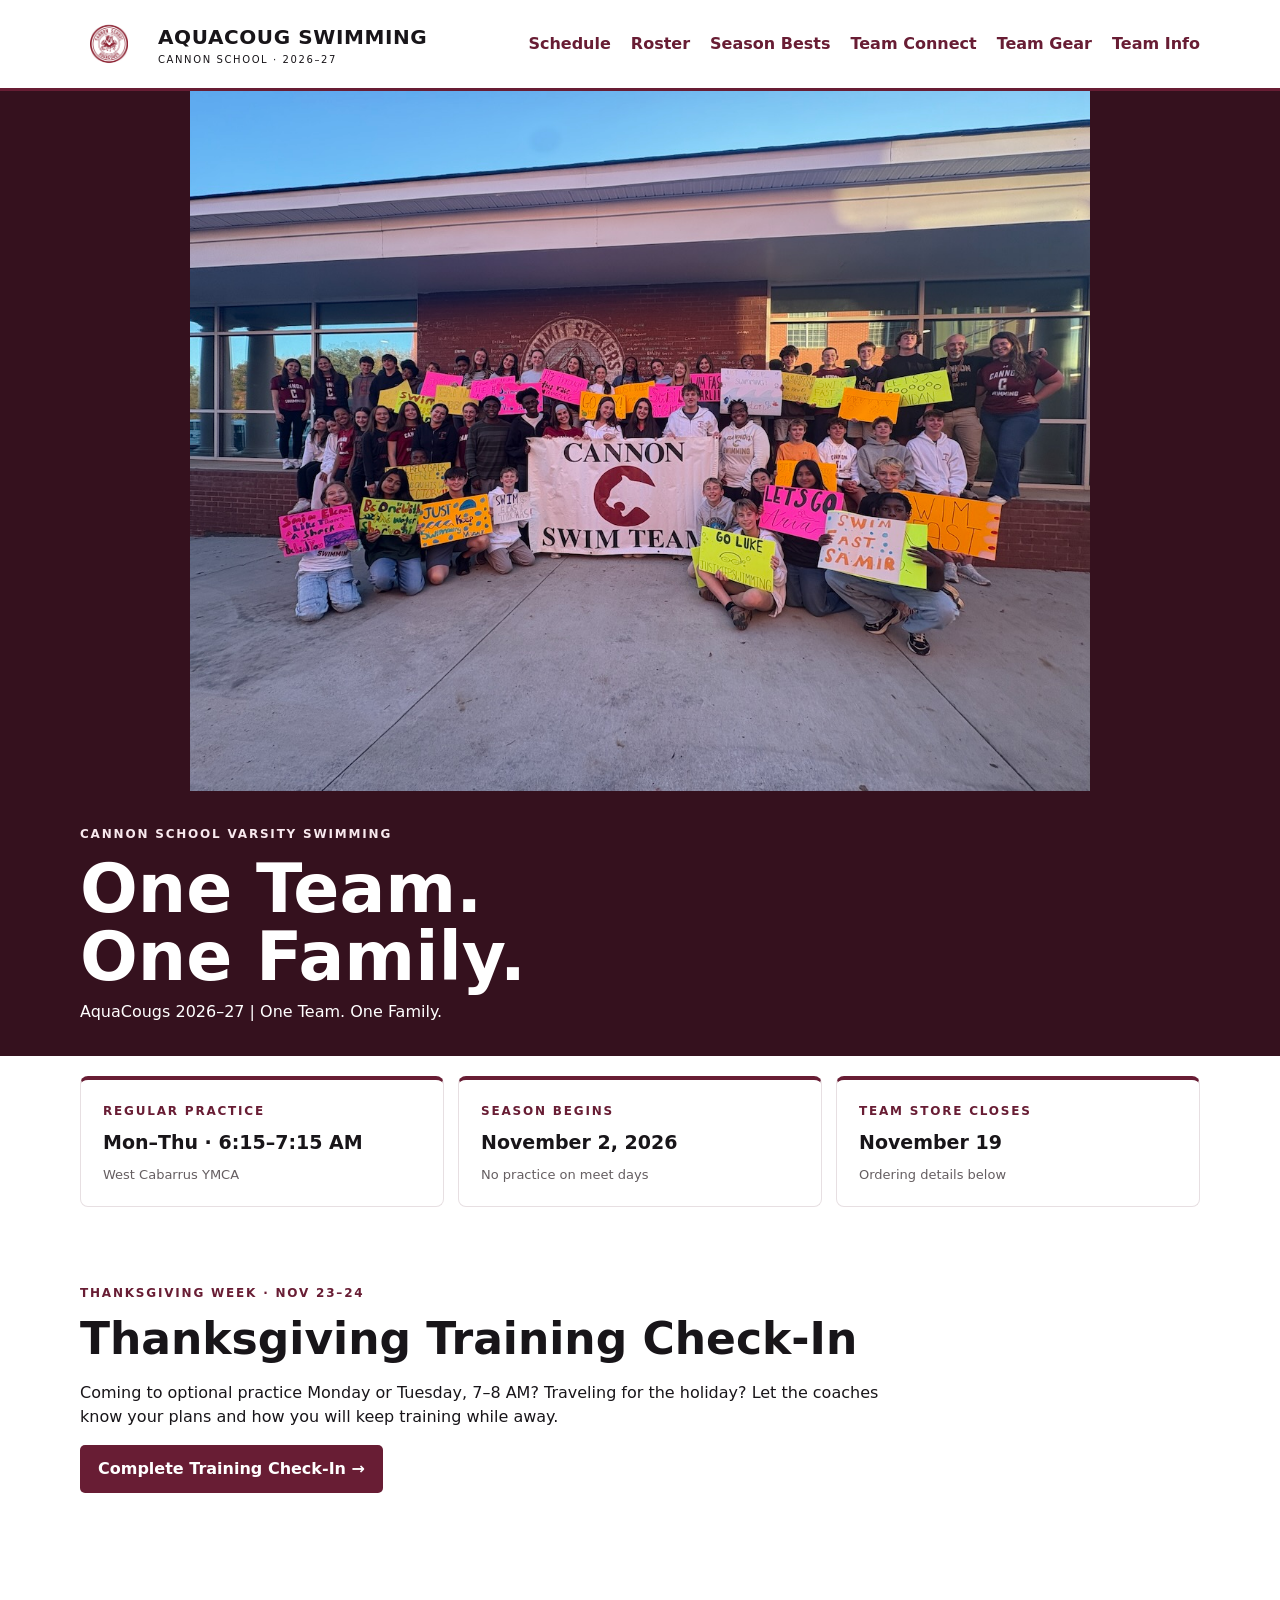
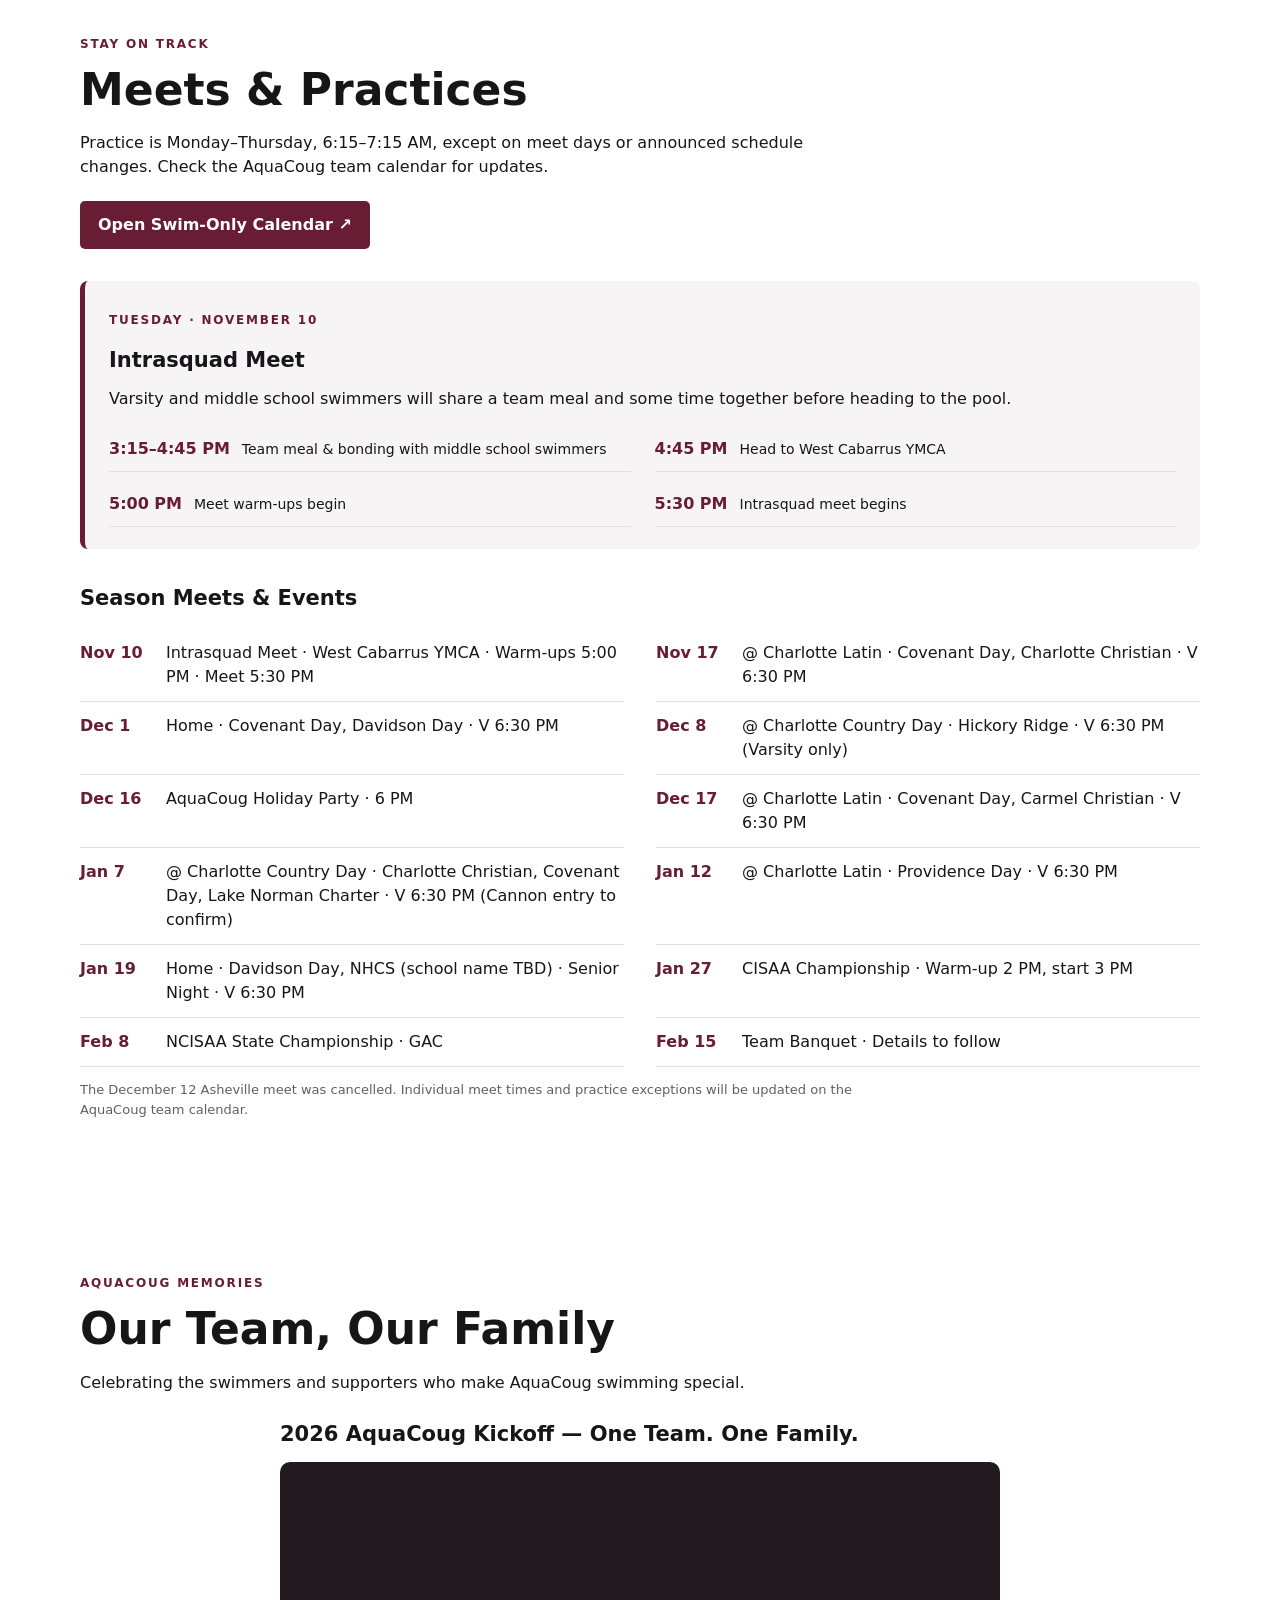
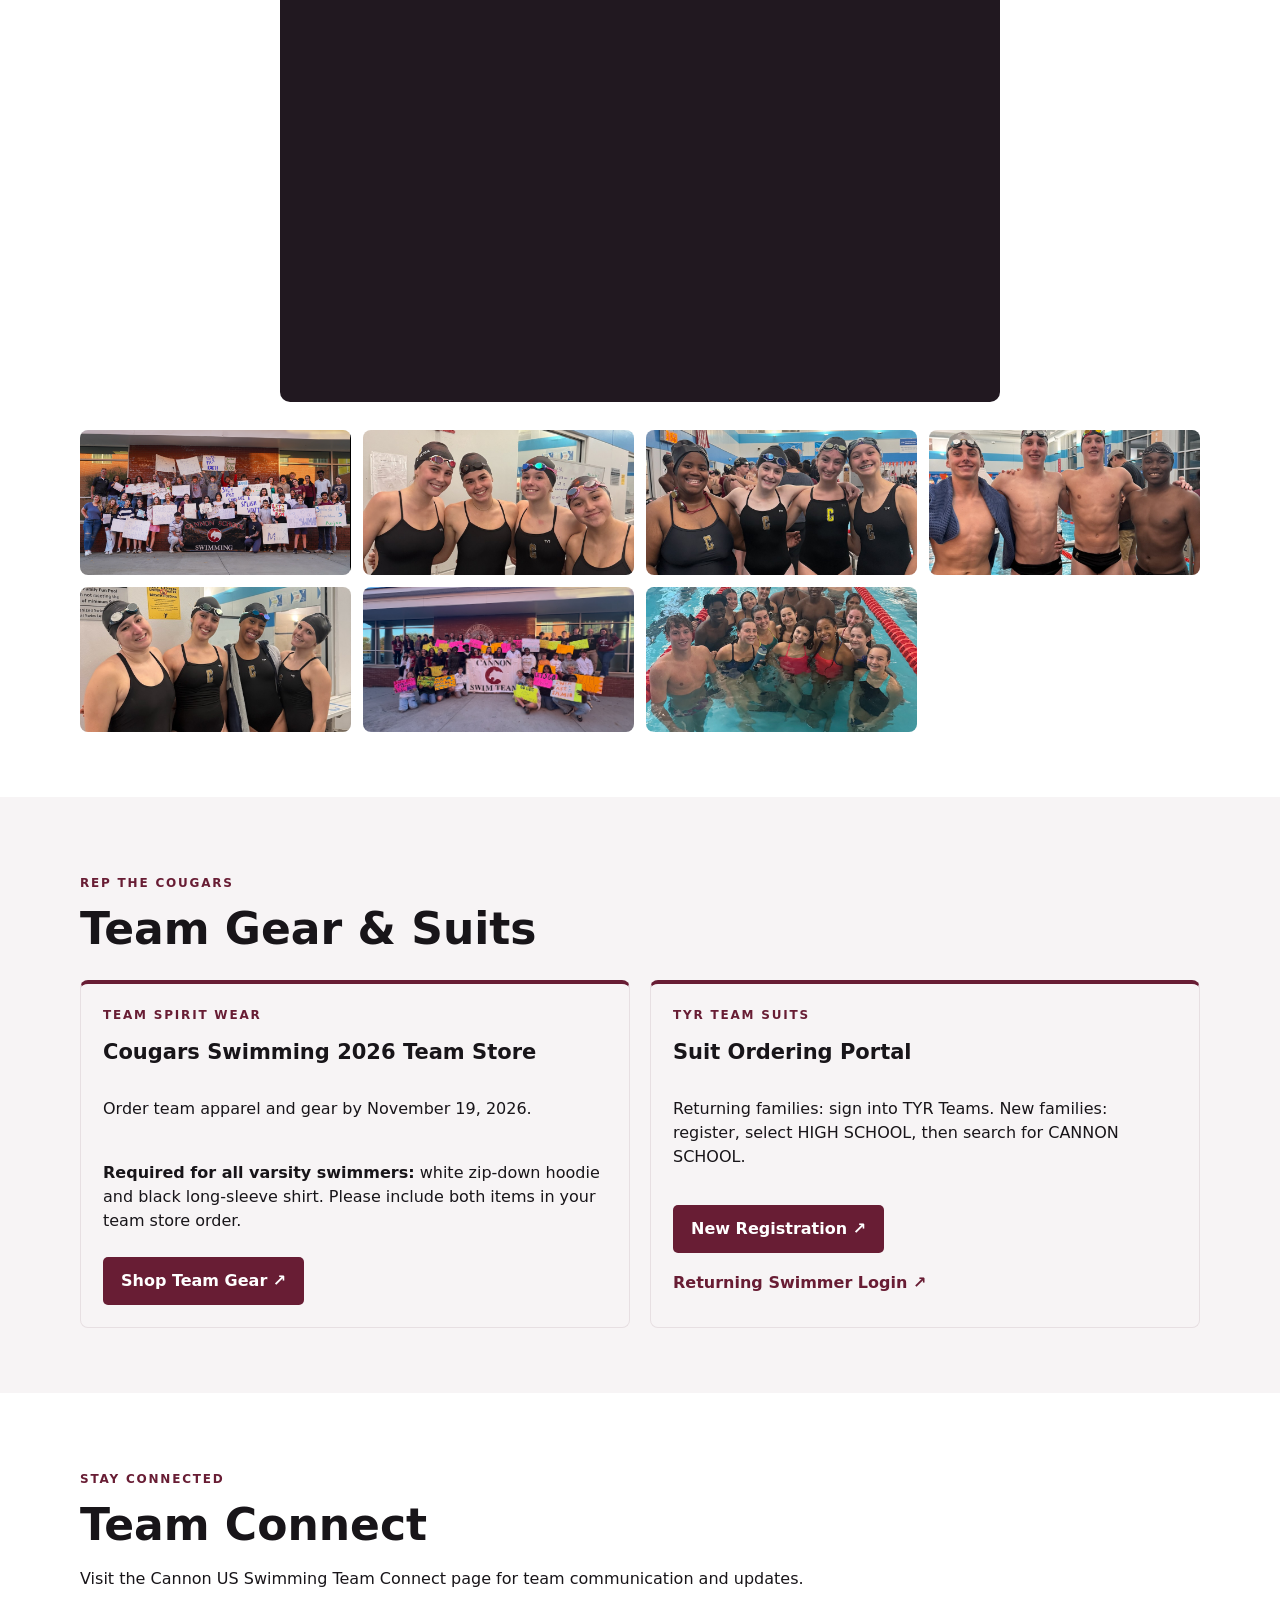
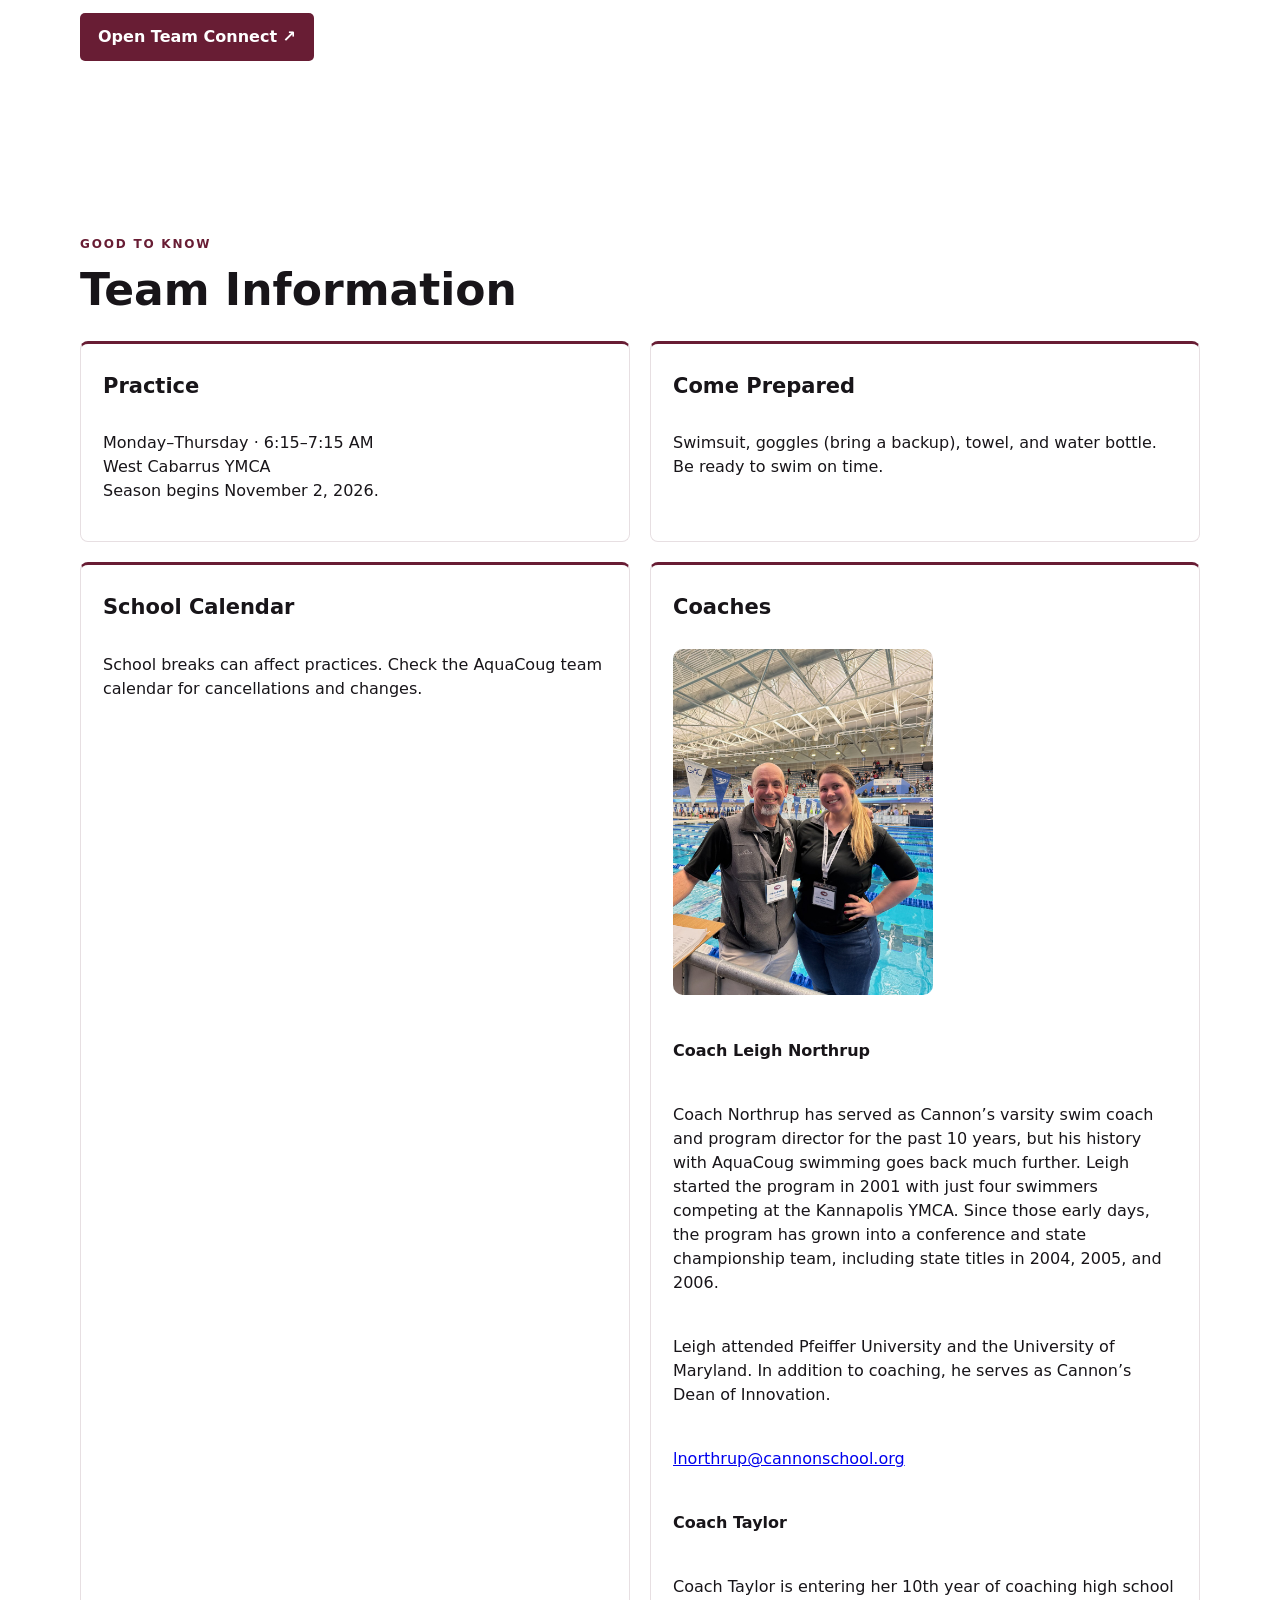
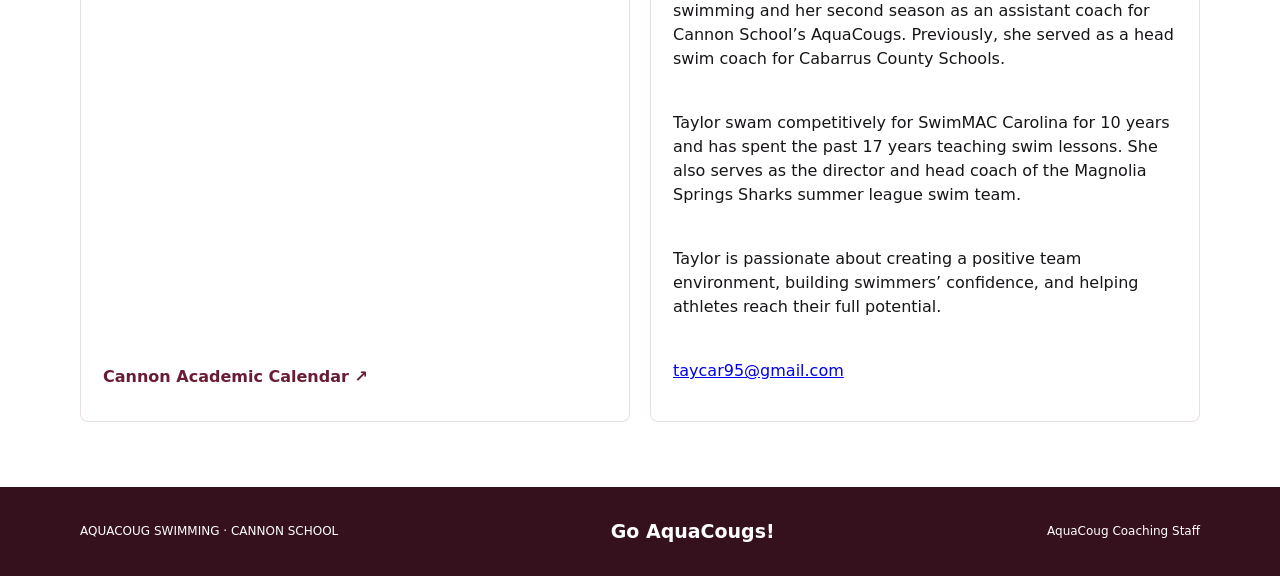
<file: index.html>
<!doctype html><html lang="en"><head><meta charset="utf-8"><meta name="viewport" content="width=device-width,initial-scale=1"><meta name="theme-color" content="#681d34"><title>AquaCoug Swimming | Cannon School</title><link rel="stylesheet" href="styles.css"></head><body><header><div class="wrap top"><div class="identity"><img src="assets/images/logos/aquacoug-logo.jpg" alt="AquaCoug logo"><div><strong>AQUACOUG SWIMMING</strong><small>CANNON SCHOOL · 2026–27</small></div></div><nav><a href="#schedule">Schedule</a><a href="roster.html">Roster</a><a href="times.html">Season Bests</a><a href="#team-connect">Team Connect</a><a href="#gear">Team Gear</a><a href="#info">Team Info</a></nav></div></header><main><section class="hero"><img src="assets/images/banners/IMG_3162.jpeg" alt="Cannon AquaCoug swimmers and supporters gathered with signs outside school"><div class="wrap hero-text"><p>CANNON SCHOOL VARSITY SWIMMING</p><h1>One Team.<br>One Family.</h1><span>AquaCougs 2026–27 | One Team. One Family.</span></div></section><section class="wrap stats"><article><small>REGULAR PRACTICE</small><strong>Mon–Thu · 6:15–7:15 AM</strong><span>West Cabarrus YMCA</span></article><article><small>SEASON BEGINS</small><strong>November 2, 2026</strong><span>No practice on meet days</span></article><article><small>TEAM STORE CLOSES</small><strong>November 19</strong><span>Ordering details below</span></article></section><section class="wrap section" id="training-checkin"><p class="eyebrow">THANKSGIVING WEEK · NOV 23–24</p><h2>Thanksgiving Training Check-In</h2><p>Coming to optional practice Monday or Tuesday, 7–8 AM? Traveling for the holiday? Let the coaches know your plans and how you will keep training while away.</p><a class="btn" href="training-checkin.html">Complete Training Check-In →</a></section><section id="schedule" class="wrap section"><p class="eyebrow">STAY ON TRACK</p><h2>Meets & Practices</h2><p>Practice is Monday–Thursday, 6:15–7:15 AM, except on meet days or announced schedule changes. Check the AquaCoug team calendar for updates.</p><div class="calendar-actions"><a class="btn" href="calendar.html" target="_blank" rel="noopener">Open Swim-Only Calendar ↗</a></div><div class="meet-day-feature"><p class="eyebrow">TUESDAY · NOVEMBER 10</p><h3>Intrasquad Meet</h3><p>Varsity and middle school swimmers will share a team meal and some time together before heading to the pool.</p><div class="meet-day-times"><div><strong>3:15–4:45 PM</strong><span>Team meal &amp; bonding with middle school swimmers</span></div><div><strong>4:45 PM</strong><span>Head to West Cabarrus YMCA</span></div><div><strong>5:00 PM</strong><span>Meet warm-ups begin</span></div><div><strong>5:30 PM</strong><span>Intrasquad meet begins</span></div></div></div><h3>Season Meets & Events</h3><div class="events"><div><b>Nov 10</b><span>Intrasquad Meet · West Cabarrus YMCA · Warm-ups 5:00 PM · Meet 5:30 PM</span></div><div><b>Nov 17</b><span>@ Charlotte Latin · Covenant Day, Charlotte Christian · V 6:30 PM</span></div><div><b>Dec 1</b><span>Home · Covenant Day, Davidson Day · V 6:30 PM</span></div><div><b>Dec 8</b><span>@ Charlotte Country Day · Hickory Ridge · V 6:30 PM (Varsity only)</span></div><div><b>Dec 16</b><span>AquaCoug Holiday Party · 6 PM</span></div><div><b>Dec 17</b><span>@ Charlotte Latin · Covenant Day, Carmel Christian · V 6:30 PM</span></div><div><b>Jan 7</b><span>@ Charlotte Country Day · Charlotte Christian, Covenant Day, Lake Norman Charter · V 6:30 PM (Cannon entry to confirm)</span></div><div><b>Jan 12</b><span>@ Charlotte Latin · Providence Day · V 6:30 PM</span></div><div><b>Jan 19</b><span>Home · Davidson Day, NHCS (school name TBD) · Senior Night · V 6:30 PM</span></div><div><b>Jan 27</b><span>CISAA Championship · Warm-up 2 PM, start 3 PM</span></div><div><b>Feb 8</b><span>NCISAA State Championship · GAC</span></div><div><b>Feb 15</b><span>Team Banquet · Details to follow</span></div></div><p class="note">The December 12 Asheville meet was cancelled. Individual meet times and practice exceptions will be updated on the AquaCoug team calendar.</p></section><section class="wrap section"><p class="eyebrow">AQUACOUG MEMORIES</p><h2>Our Team, Our Family</h2><p>Celebrating the swimmers and supporters who make AquaCoug swimming special.</p><div class="kickoff-video"><h3>2026 AquaCoug Kickoff — One Team. One Family.</h3><div class="kickoff-video-frame"><iframe src="https://player.vimeo.com/video/1245753811?h=ee0a85d82b&amp;badge=0&amp;autopause=0" title="2026 AquaCoug Kickoff — One Team. One Family." loading="lazy" allow="autoplay; fullscreen; picture-in-picture; clipboard-write; encrypted-media; web-share" referrerpolicy="strict-origin-when-cross-origin" allowfullscreen></iframe></div></div><div class="team-gallery"><figure><img src="assets/images/team-photos/season-kickoff.png" alt="Cannon School swimming team and supporters with handmade signs" loading="lazy"></figure><figure><img src="assets/images/team-photos/IMG_0170.jpeg" alt="AquaCoug swim team photo" loading="lazy"></figure><figure><img src="assets/images/team-photos/IMG_0171.jpeg" alt="AquaCoug swim team photo" loading="lazy"></figure><figure><img src="assets/images/team-photos/IMG_0172.jpeg" alt="AquaCoug swim team photo" loading="lazy"></figure><figure><img src="assets/images/team-photos/IMG_0173.jpeg" alt="AquaCoug swim team photo" loading="lazy"></figure><figure><img src="assets/images/team-photos/IMG_3162.jpeg" alt="AquaCoug swimmers and supporters together outside school" loading="lazy"></figure><figure><img src="assets/images/banners/aquacougs-day-one.jpeg" alt="AquaCoug swimmers at the pool on day one" loading="lazy"></figure></div></section><section id="gear" class="muted section"><div class="wrap"><p class="eyebrow">REP THE COUGARS</p><h2>Team Gear & Suits</h2><div class="cards"><article><small>TEAM SPIRIT WEAR</small><h3>Cougars Swimming 2026 Team Store</h3><p>Order team apparel and gear by November 19, 2026.</p><p><strong>Required for all varsity swimmers:</strong> white zip-down hoodie and black long-sleeve shirt. Please include both items in your team store order.</p><a class="btn" href="https://bit.ly/4eFAgoD" target="_blank" rel="noopener">Shop Team Gear ↗</a></article><article><small>TYR TEAM SUITS</small><h3>Suit Ordering Portal</h3><p>Returning families: sign into TYR Teams. New families: register, select HIGH SCHOOL, then search for CANNON SCHOOL.</p><a class="btn" href="https://teams.tyr.com/pages/customer-registration" target="_blank" rel="noopener">New Registration ↗</a><a class="secondary" href="https://teams.tyr.com/" target="_blank" rel="noopener">Returning Swimmer Login ↗</a></article></div></div></section><section id="team-connect" class="wrap section"><p class="eyebrow">STAY CONNECTED</p><h2>Team Connect</h2><p>Visit the Cannon US Swimming Team Connect page for team communication and updates.</p><div class="calendar-actions"><a class="btn" href="https://www.connectapp.live/group-dashboard-v2?id=1171&amp;name=Cannon%20US%20Swimming&amp;avatar=https://cdn.filestackcontent.com/CcFE30GeQn6jeJjx0See" target="_blank" rel="noopener noreferrer">Open Team Connect ↗</a></div></section><section id="info" class="wrap section"><p class="eyebrow">GOOD TO KNOW</p><h2>Team Information</h2><div class="cards info"><article><h3>Practice</h3><p>Monday–Thursday · 6:15–7:15 AM<br>West Cabarrus YMCA<br>Season begins November 2, 2026.</p></article><article><h3>Come Prepared</h3><p>Swimsuit, goggles (bring a backup), towel, and water bottle. Be ready to swim on time.</p></article><article><h3>School Calendar</h3><p>School breaks can affect practices. Check the AquaCoug team calendar for cancellations and changes.</p><a class="secondary" href="https://resources.finalsite.net/images/v1763139213/cannonschoolorg/cannonschoolorg/cannonschoolorg/w4pbrcxhzraiggrvshhg/AcademicCalendar2026-27.pdf" target="_blank" rel="noopener">Cannon Academic Calendar ↗</a></article><article class="coaches-card"><h3>Coaches</h3><img src="assets/images/coaches/coaches.jpeg" alt="Coach Northrup and Coach Taylor at the swimming pool" loading="lazy" style="display:block;width:100%;max-width:260px;height:auto;border-radius:10px;margin:12px 0 20px"><p><strong>Coach Leigh Northrup</strong></p><p>Coach Northrup has served as Cannon’s varsity swim coach and program director for the past 10 years, but his history with AquaCoug swimming goes back much further. Leigh started the program in 2001 with just four swimmers competing at the Kannapolis YMCA. Since those early days, the program has grown into a conference and state championship team, including state titles in 2004, 2005, and 2006.</p><p>Leigh attended Pfeiffer University and the University of Maryland. In addition to coaching, he serves as Cannon’s Dean of Innovation.</p><p><a href="mailto:lnorthrup@cannonschool.org">lnorthrup@cannonschool.org</a></p><p><strong>Coach Taylor</strong></p><p>Coach Taylor is entering her 10th year of coaching high school swimming and her second season as an assistant coach for Cannon School’s AquaCougs. Previously, she served as a head swim coach for Cabarrus County Schools.</p><p>Taylor swam competitively for SwimMAC Carolina for 10 years and has spent the past 17 years teaching swim lessons. She also serves as the director and head coach of the Magnolia Springs Sharks summer league swim team.</p><p>Taylor is passionate about creating a positive team environment, building swimmers’ confidence, and helping athletes reach their full potential.</p><p><a href="mailto:taycar95@gmail.com">taycar95@gmail.com</a></p></article></div></section></main><footer><div class="wrap foot"><span>AQUACOUG SWIMMING · CANNON SCHOOL</span><strong>Go AquaCougs!</strong><span>AquaCoug Coaching Staff</span></div></footer></body></html>
</file>
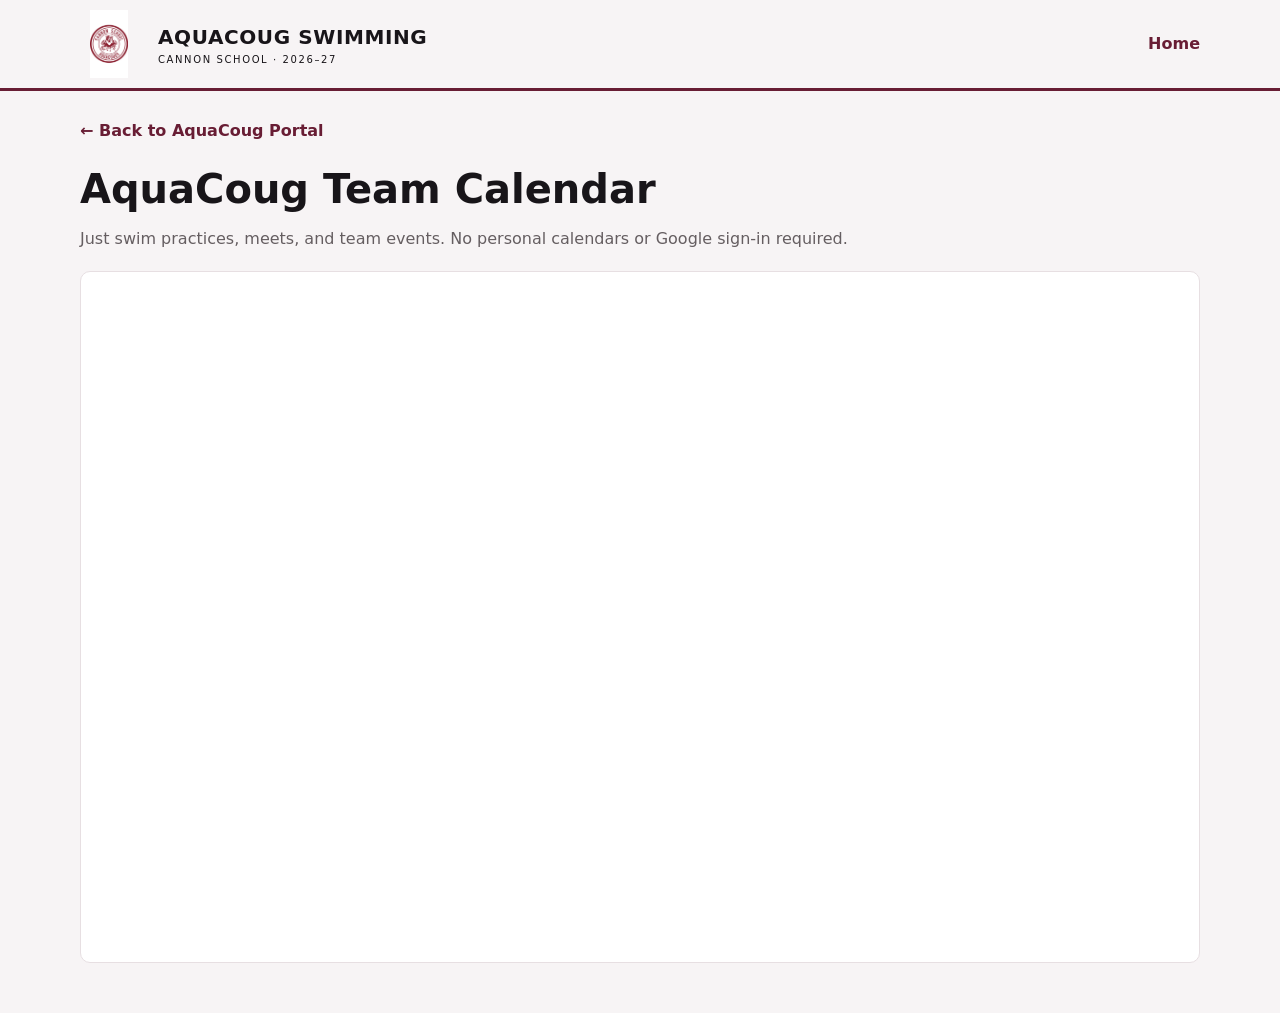
<file: calendar.html>
<!doctype html><html lang="en"><head><meta charset="utf-8"><meta name="viewport" content="width=device-width,initial-scale=1"><meta name="theme-color" content="#681d34"><title>AquaCoug Team Calendar | Cannon School</title><link rel="stylesheet" href="styles.css"><style>body{background:#f7f4f5}.calpage{padding:28px 0 50px}.calpage h1{font-size:clamp(26px,4vw,40px);margin:0 0 8px}.calpage p{margin:0 0 20px;color:#655e61}.calendar-frame{background:white;border:1px solid #e7dfe2;border-radius:10px;overflow:hidden}.calendar-frame iframe{width:100%;height:calc(100vh - 210px);min-height:560px;border:0;display:block}.back{display:inline-block;margin-bottom:16px;color:#681d34;font-weight:750;text-decoration:none}@media(max-width:740px){.calendar-frame iframe{height:75vh;min-height:480px}}</style></head><body><header><div class="wrap top"><div class="identity"><img src="assets/images/logos/aquacoug-logo.jpg" alt="AquaCoug logo"><div><strong>AQUACOUG SWIMMING</strong><small>CANNON SCHOOL · 2026–27</small></div></div><nav><a href="index.html">Home</a></nav></div></header><main class="wrap calpage"><a class="back" href="index.html">← Back to AquaCoug Portal</a><h1>AquaCoug Team Calendar</h1><p>Just swim practices, meets, and team events. No personal calendars or Google sign-in required.</p><div class="calendar-frame"><iframe title="AquaCoug Swimming Calendar" loading="eager" src="https://calendar.google.com/calendar/embed?src=c_593af4ed9c86bc169fc321205deaed439d24a8afd698543846dd4b2c9db415fc%40group.calendar.google.com&amp;ctz=America%2FNew_York&amp;mode=MONTH&amp;showTitle=0&amp;showPrint=0&amp;showCalendars=0&amp;showTz=0"></iframe></div></main></body></html>
</file>
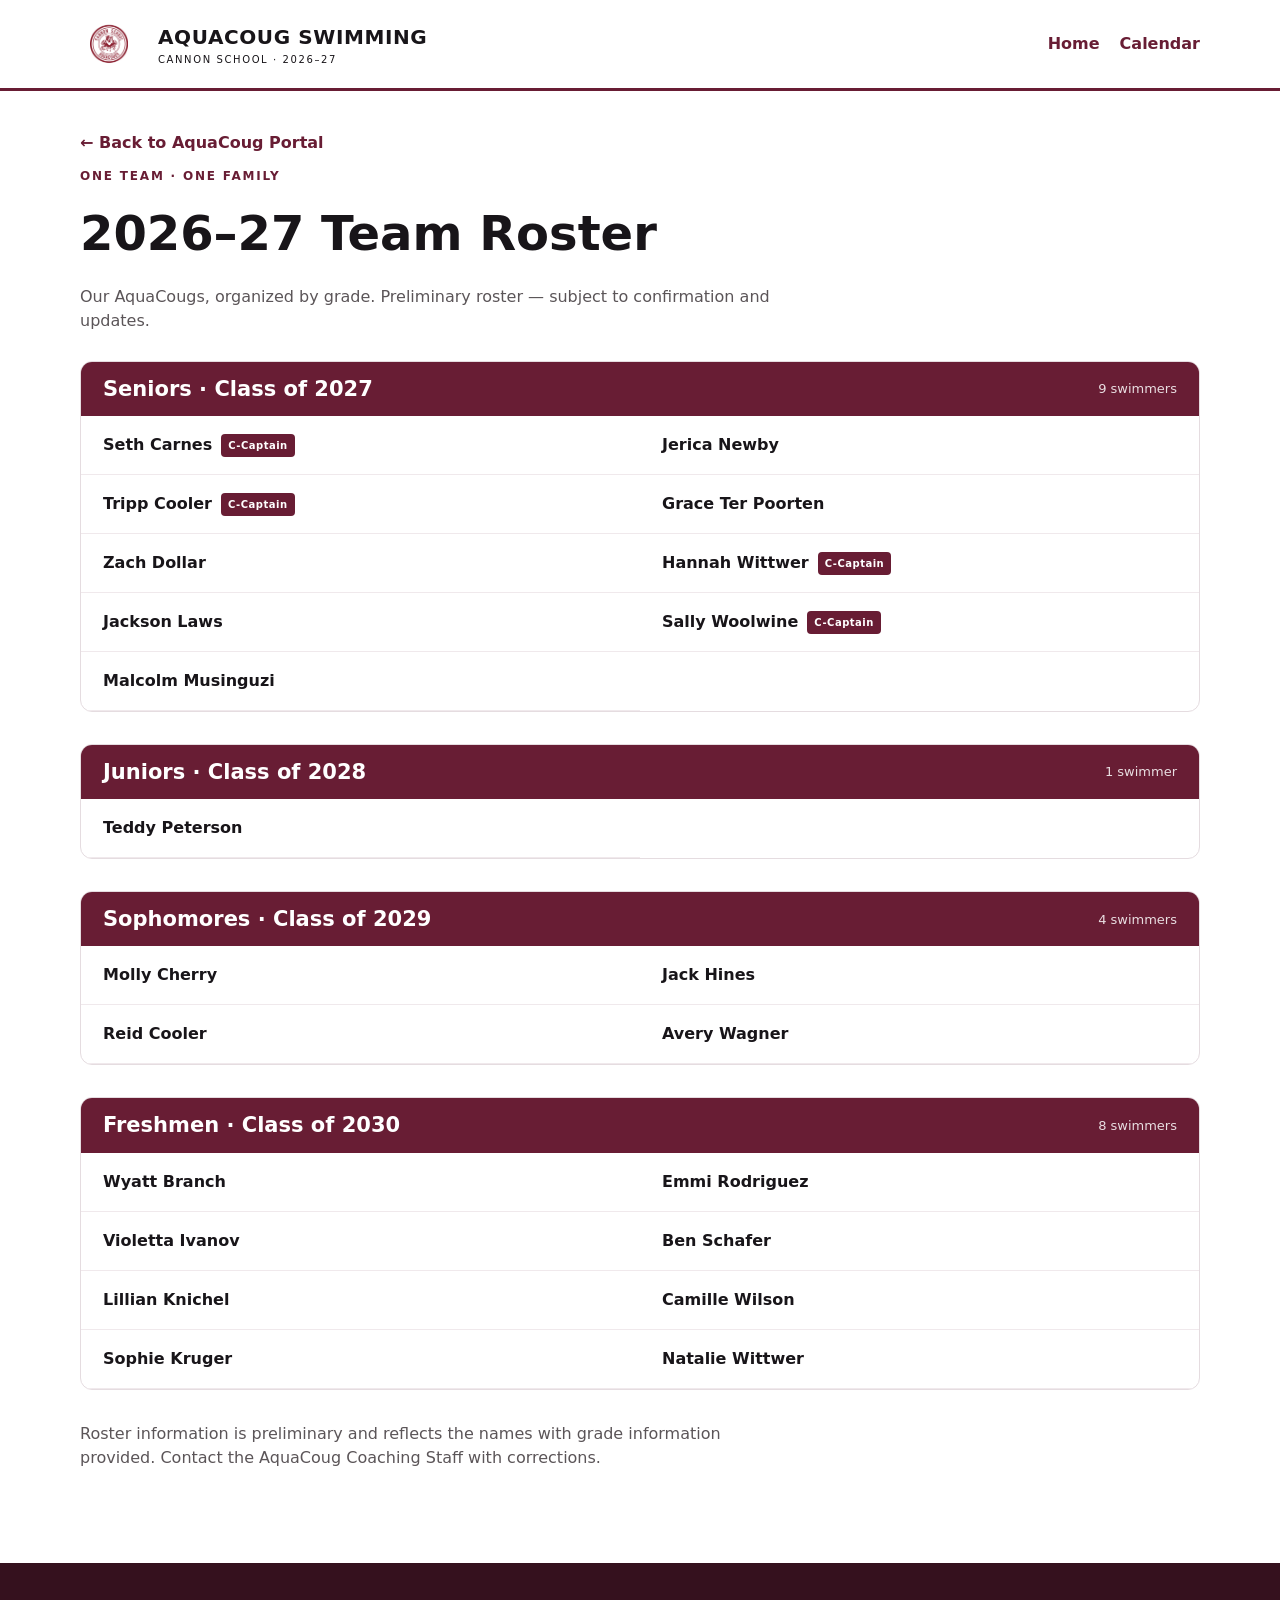
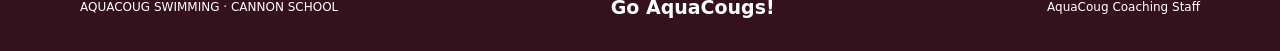
<file: roster.html>
<!doctype html><html lang="en"><head><meta charset="utf-8"><meta name="viewport" content="width=device-width,initial-scale=1"><meta name="theme-color" content="#681d34"><title>Team Roster | AquaCoug Swimming</title><link rel="stylesheet" href="styles.css"><style>.roster{padding:40px 0 65px}.roster h1{font-size:clamp(30px,5vw,48px);margin:8px 0}.intro{color:#5b5558;max-width:700px;margin-bottom:28px}.grade{margin:25px 0 32px;border:1px solid #e5dce0;border-radius:12px;overflow:hidden;background:white}.grade-head{display:flex;justify-content:space-between;align-items:center;gap:12px;background:#681d34;color:white;padding:15px 22px}.grade-head h2{font-size:21px;margin:0;color:white}.grade-head span{font-size:13px;opacity:.85}.names{columns:2;column-gap:0}.swimmer{padding:17px 22px;border-bottom:1px solid #f0e9ec;font-weight:600;break-inside:avoid;display:flex;align-items:center;gap:9px;min-height:54px}.swimmer:nth-child(n){border-left:0}.captain{display:inline-block;background:#681d34;color:white;font-size:10px;font-weight:800;letter-spacing:.05em;padding:4px 7px;border-radius:4px;white-space:nowrap}.back{color:#681d34;font-weight:700;text-decoration:none}@media(max-width:600px){.names{columns:1}.swimmer{min-height:50px}}</style></head><body><header><div class="wrap top"><div class="identity"><img src="assets/images/logos/aquacoug-logo.jpg" alt="AquaCoug logo"><div><strong>AQUACOUG SWIMMING</strong><small>CANNON SCHOOL · 2026–27</small></div></div><nav><a href="index.html">Home</a><a href="calendar.html">Calendar</a></nav></div></header><main class="wrap roster"><a class="back" href="index.html">← Back to AquaCoug Portal</a><p class="eyebrow">ONE TEAM · ONE FAMILY</p><h1>2026–27 Team Roster</h1><p class="intro">Our AquaCougs, organized by grade. Preliminary roster — subject to confirmation and updates.</p><section class="grade"><div class="grade-head"><h2>Seniors · Class of 2027</h2><span>9 swimmers</span></div><div class="names"><div class="swimmer">Seth Carnes <span class="captain">C-Captain</span></div><div class="swimmer">Tripp Cooler <span class="captain">C-Captain</span></div><div class="swimmer">Zach Dollar</div><div class="swimmer">Jackson Laws</div><div class="swimmer">Malcolm Musinguzi</div><div class="swimmer">Jerica Newby</div><div class="swimmer">Grace Ter Poorten</div><div class="swimmer">Hannah Wittwer <span class="captain">C-Captain</span></div><div class="swimmer">Sally Woolwine <span class="captain">C-Captain</span></div></div></section><section class="grade"><div class="grade-head"><h2>Juniors · Class of 2028</h2><span>1 swimmer</span></div><div class="names"><div class="swimmer">Teddy Peterson</div></div></section><section class="grade"><div class="grade-head"><h2>Sophomores · Class of 2029</h2><span>4 swimmers</span></div><div class="names"><div class="swimmer">Molly Cherry</div><div class="swimmer">Reid Cooler</div><div class="swimmer">Jack Hines</div><div class="swimmer">Avery Wagner</div></div></section><section class="grade"><div class="grade-head"><h2>Freshmen · Class of 2030</h2><span>8 swimmers</span></div><div class="names"><div class="swimmer">Wyatt Branch</div><div class="swimmer">Violetta Ivanov</div><div class="swimmer">Lillian Knichel</div><div class="swimmer">Sophie Kruger</div><div class="swimmer">Emmi Rodriguez</div><div class="swimmer">Ben Schafer</div><div class="swimmer">Camille Wilson</div><div class="swimmer">Natalie Wittwer</div></div></section><p class="intro">Roster information is preliminary and reflects the names with grade information provided. Contact the AquaCoug Coaching Staff with corrections.</p></main><footer><div class="wrap foot"><span>AQUACOUG SWIMMING · CANNON SCHOOL</span><strong>Go AquaCougs!</strong><span>AquaCoug Coaching Staff</span></div></footer></body></html>
</file>
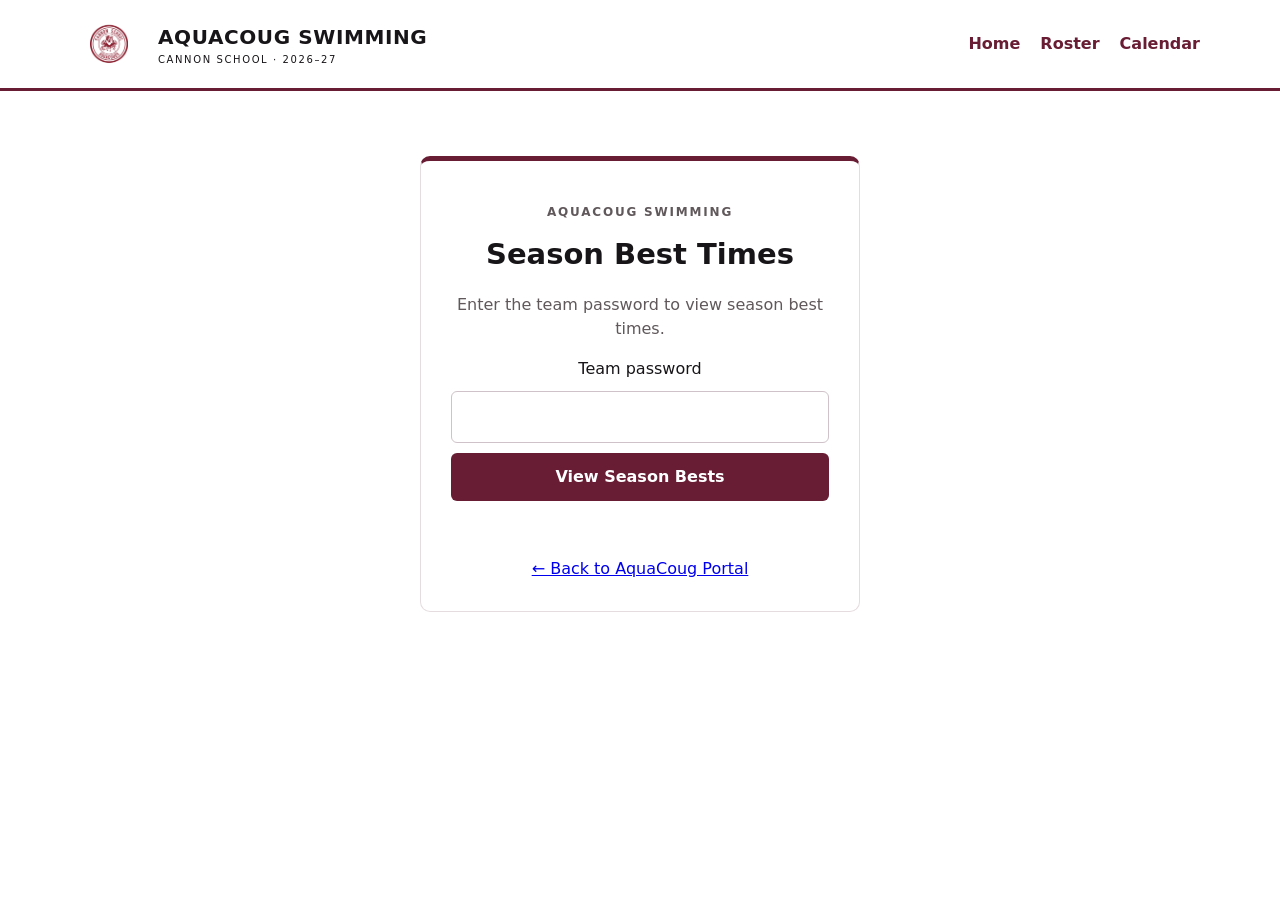
<file: times.html>
<!doctype html><html lang="en"><head><meta charset="utf-8"><meta name="viewport" content="width=device-width,initial-scale=1"><meta name="theme-color" content="#681d34"><title>Season Best Times | AquaCoug Swimming</title><link rel="stylesheet" href="styles.css"><style>.times-page{padding:35px 0 75px}.times-page h1{font-size:clamp(30px,5vw,46px);margin:8px 0}.times-intro{max-width:850px;color:#5b5558}.table-scroll{overflow-x:auto;border:1px solid #e4dce0;border-radius:10px;margin:22px 0 12px}.matrix{border-collapse:separate;border-spacing:0;min-width:1080px;width:100%;font-size:13px}.matrix th,.matrix td{padding:12px 9px;text-align:center;border-bottom:1px solid #ece5e8;white-space:nowrap}.matrix thead th{background:#681d34;color:#fff;position:sticky;top:0;z-index:2}.matrix thead th:first-child{left:0;z-index:4}.matrix th:first-child,.matrix td:first-child{position:sticky;left:0;text-align:left;min-width:172px;font-weight:700;background:#fff;z-index:1;box-shadow:2px 0 3px #0000000a}.matrix .grade-row th{background:#eee4e8!important;color:#681d34;text-align:left;position:static;font-size:14px;letter-spacing:.02em}.matrix .cut-row td,.matrix .cut-row th{background:#f9edf1!important;color:#681d34;font-weight:800;border-bottom:2px solid #681d34}.matrix td.qualified{background:#e4f4e8;color:#195d32;font-weight:800}.matrix td.empty{color:#b5a9ae}.matrix tbody tr:not(.grade-row):hover td:not(.qualified){background:#f8f3f5}.times-legend{font-size:13px;color:#60585b}.times-legend strong{color:#195d32}.times-back{color:#681d34;font-weight:700;text-decoration:none}.matrix .cut-row th:first-child{z-index:3}@media(max-width:650px){.matrix th,.matrix td{padding:11px 8px}.matrix th:first-child,.matrix td:first-child{min-width:145px}}.times-gate{width:min(440px,calc(100% - 36px));margin:65px auto 90px;padding:30px;border:1px solid #e5dce0;border-top:5px solid #681d34;border-radius:10px;text-align:center}.times-gate h1{font-size:29px;margin:8px 0}.times-gate p{color:#60585b}.times-gate input{width:100%;padding:13px;font:inherit;border:1px solid #cfc2c8;border-radius:6px;margin:10px 0}.times-gate button{width:100%;padding:12px;background:#681d34;color:white;font:inherit;font-weight:700;border:0;border-radius:6px;cursor:pointer}.times-error{color:#9d1930!important;min-height:1.5em}.matrix .benchmark-heading th{background:#d7c1ca!important;color:#451126!important}.matrix .benchmark-row th:first-child{background:#f7f1f4}.matrix .benchmark-row td{font-weight:700}.matrix .champion td{background:#fff2cf}.matrix .afinal td{background:#e9f0fa}.matrix .bfinal td{background:#f2edf7}.matrix .benchmark-row th{font-size:12px}@media(max-width:650px){.matrix .benchmark-row th:first-child{min-width:145px;white-space:normal}}</style></head><body><header><div class="wrap top"><div class="identity"><img src="assets/images/logos/aquacoug-logo.jpg" alt="AquaCoug logo"><div><strong>AQUACOUG SWIMMING</strong><small>CANNON SCHOOL · 2026–27</small></div></div><nav><a href="index.html">Home</a><a href="roster.html">Roster</a><a href="calendar.html">Calendar</a></nav></div></header><section id="times-gate" class="times-gate"><p class="eyebrow">AQUACOUG SWIMMING</p><h1>Season Best Times</h1><p>Enter the team password to view season best times.</p><form id="times-login"><label for="times-password">Team password</label><input id="times-password" type="password" autocomplete="current-password" required><button type="submit">View Season Bests</button><p id="times-error" class="times-error" role="alert"></p></form><a href="index.html">← Back to AquaCoug Portal</a></section><main id="times-content" class="wrap times-page" style="display:none"><a class="times-back" href="index.html">← Back to AquaCoug Portal</a><p class="eyebrow">2026–27 AQUACOUG SWIMMING</p><h1>Season Best Times</h1><p class="times-intro">Swimmers are grouped by grade. Each time is the fastest recorded varsity result for that event so far this season. The 2026 state championship results show the winning time, 8th-place A-final finish, and 16th-place B-final finish for each event. These are finals results, not guaranteed qualifying thresholds. Scroll sideways to see all eight individual events.</p><div class="table-scroll"><table class="matrix"><thead><tr><th scope="col">Swimmer</th><th scope="col">200 Free</th><th scope="col">200 IM</th><th scope="col">50 Free</th><th scope="col">100 Fly</th><th scope="col">100 Free</th><th scope="col">500 Free</th><th scope="col">100 Back</th><th scope="col">100 Breast</th></tr></thead><tbody><tr class="cut-row"><th scope="row">Girls D1 State Cut</th><td>2:26.99</td><td>2:44.99</td><td>28.99</td><td>1:18.99</td><td>1:02.99</td><td>6:18.99</td><td>1:12.99</td><td>1:22.99</td></tr><tr class="cut-row"><th scope="row">Boys D1 State Cut</th><td>2:17.99</td><td>2:34.99</td><td>25.99</td><td>1:09.99</td><td>58.99</td><td>6:05.99</td><td>1:09.99</td><td>1:16.99</td></tr><tr class="grade-row benchmark-heading"><th colspan="9">2026 NCISAA D1 State Championship · Girls</th></tr><tr class="benchmark-row champion"><th scope="row">1st · State Champion</th><td>1:47.61</td><td>1:59.14</td><td>22.41</td><td>53.16</td><td>49.32</td><td>4:51.63</td><td>54.15</td><td>1:01.93</td></tr><tr class="benchmark-row afinal"><th scope="row">8th · A Final</th><td>1:57.21</td><td>2:12.20</td><td>24.89</td><td>58.19</td><td>53.46</td><td>5:19.29</td><td>59.81</td><td>1:07.65</td></tr><tr class="benchmark-row bfinal"><th scope="row">16th · B Final</th><td>2:05.35</td><td>2:21.37</td><td>26.46</td><td>1:05.99</td><td>58.30</td><td>5:44.96</td><td>1:05.39</td><td>1:13.24</td></tr><tr class="grade-row benchmark-heading"><th colspan="9">2026 NCISAA D1 State Championship · Boys</th></tr><tr class="benchmark-row champion"><th scope="row">1st · State Champion</th><td>1:35.94</td><td>1:52.55</td><td>19.99</td><td>45.82</td><td>45.95</td><td>4:24.59</td><td>50.86</td><td>56.84</td></tr><tr class="benchmark-row afinal"><th scope="row">8th · A Final</th><td>1:48.78</td><td>2:03.50</td><td>22.59</td><td>53.29</td><td>50.47</td><td>4:53.40</td><td>55.63</td><td>1:03.15</td></tr><tr class="benchmark-row bfinal"><th scope="row">16th · B Final</th><td>1:57.51</td><td>2:14.30</td><td>23.76</td><td>59.89</td><td>52.78</td><td>5:33.86</td><td>1:02.85</td><td>1:07.22</td></tr><tr class="grade-row"><th colspan="9">Class of 27</th></tr><tr><th scope="row">Seth Carnes</th><td class="empty">—</td><td class="empty">—</td><td>29.81</td><td class="empty">—</td><td class="empty">—</td><td class="empty">—</td><td>1:29.49</td><td class="empty">—</td></tr><tr><th scope="row">Tripp Cooler</th><td class="empty">—</td><td class="qualified">2:01.84</td><td class="empty">—</td><td class="qualified">54.73</td><td class="empty">—</td><td class="empty">—</td><td class="empty">—</td><td class="empty">—</td></tr><tr><th scope="row">Malcolm Musinguzi</th><td class="empty">—</td><td class="empty">—</td><td class="empty">—</td><td class="empty">—</td><td class="empty">—</td><td class="empty">—</td><td class="empty">—</td><td class="empty">—</td></tr><tr><th scope="row">Jerica Newby</th><td class="empty">—</td><td class="empty">—</td><td>50.49</td><td class="empty">—</td><td class="empty">—</td><td class="empty">—</td><td class="empty">—</td><td class="empty">—</td></tr><tr><th scope="row">Grace Ter Poorten</th><td class="empty">—</td><td class="empty">—</td><td class="qualified">28.18</td><td class="empty">—</td><td class="empty">—</td><td class="empty">—</td><td class="empty">—</td><td class="qualified">1:15.21</td></tr><tr><th scope="row">Hannah Wittwer</th><td class="empty">—</td><td class="empty">—</td><td>32.61</td><td class="empty">—</td><td class="empty">—</td><td class="empty">—</td><td>1:26.51</td><td class="empty">—</td></tr><tr><th scope="row">Sally Woolwine</th><td class="empty">—</td><td class="empty">—</td><td class="qualified">26.80</td><td class="empty">—</td><td class="qualified">1:00.41</td><td class="empty">—</td><td class="empty">—</td><td class="empty">—</td></tr><tr><th scope="row">Zach Dollar</th><td class="empty">—</td><td class="empty">—</td><td class="empty">—</td><td class="empty">—</td><td class="empty">—</td><td class="empty">—</td><td class="empty">—</td><td class="empty">—</td></tr><tr><th scope="row">Jackson Laws</th><td class="empty">—</td><td class="empty">—</td><td class="empty">—</td><td class="empty">—</td><td class="empty">—</td><td class="empty">—</td><td class="empty">—</td><td class="empty">—</td></tr><tr class="grade-row"><th colspan="9">Class of 28</th></tr><tr><th scope="row">Teddy Peterson</th><td class="empty">—</td><td class="empty">—</td><td class="empty">—</td><td class="qualified">52.19</td><td class="empty">—</td><td class="empty">—</td><td class="qualified">54.85</td><td class="empty">—</td></tr><tr class="grade-row"><th colspan="9">Class of 29</th></tr><tr><th scope="row">Molly Cherry</th><td class="empty">—</td><td class="empty">—</td><td>32.91</td><td class="empty">—</td><td class="empty">—</td><td class="empty">—</td><td>1:35.58</td><td class="empty">—</td></tr><tr><th scope="row">Reid Cooler</th><td class="empty">—</td><td class="empty">—</td><td class="qualified">22.16</td><td class="empty">—</td><td class="qualified">49.66</td><td class="empty">—</td><td class="empty">—</td><td class="empty">—</td></tr><tr><th scope="row">Jack Hines</th><td class="qualified">1:56.13</td><td class="empty">—</td><td class="qualified">25.23</td><td class="empty">—</td><td class="empty">—</td><td class="empty">—</td><td class="empty">—</td><td class="empty">—</td></tr><tr><th scope="row">Avery Wagner</th><td class="empty">—</td><td class="qualified">2:20.38</td><td class="empty">—</td><td class="empty">—</td><td class="qualified">56.40</td><td class="empty">—</td><td class="empty">—</td><td class="empty">—</td></tr><tr class="grade-row"><th colspan="9">Class of 30</th></tr><tr><th scope="row">Wyatt Branch</th><td class="empty">—</td><td class="empty">—</td><td class="empty">—</td><td class="empty">—</td><td>1:09.65</td><td class="empty">—</td><td class="empty">—</td><td>1:28.03</td></tr><tr><th scope="row">Violetta Ivanov</th><td>2:57.44</td><td class="empty">—</td><td class="empty">—</td><td class="empty">—</td><td>1:15.66</td><td class="empty">—</td><td class="empty">—</td><td class="empty">—</td></tr><tr><th scope="row">Lillian Knichel</th><td class="empty">—</td><td class="empty">—</td><td class="empty">—</td><td class="empty">—</td><td class="empty">—</td><td class="empty">—</td><td class="empty">—</td><td class="empty">—</td></tr><tr><th scope="row">Emmi Rodriguez</th><td class="empty">—</td><td class="qualified">2:17.54</td><td class="empty">—</td><td class="empty">—</td><td class="empty">—</td><td class="empty">—</td><td class="empty">—</td><td class="qualified">1:12.40</td></tr><tr><th scope="row">Ben Schafer</th><td class="empty">—</td><td class="empty">—</td><td class="empty">—</td><td class="empty">—</td><td class="empty">—</td><td class="empty">—</td><td class="empty">—</td><td>1:26.49</td></tr><tr><th scope="row">Camille Wilson</th><td class="empty">—</td><td class="empty">—</td><td class="qualified">27.96</td><td class="empty">—</td><td class="empty">—</td><td>6:22.58</td><td class="empty">—</td><td class="empty">—</td></tr><tr><th scope="row">Natalie Wittwer</th><td>3:17.92</td><td class="empty">—</td><td class="empty">—</td><td class="empty">—</td><td>1:28.19</td><td class="empty">—</td><td class="empty">—</td><td class="empty">—</td></tr><tr><th scope="row">Sophie Kruger</th><td class="empty">—</td><td class="empty">—</td><td class="empty">—</td><td class="qualified">1:15.09</td><td class="empty">—</td><td class="empty">—</td><td>1:17.69</td><td class="empty">—</td></tr><tr class="grade-row"><th colspan="9">Class of 31</th></tr><tr><th scope="row">Banks Cooler</th><td class="empty">—</td><td class="qualified">2:05.40</td><td class="empty">—</td><td class="empty">—</td><td class="empty">—</td><td class="empty">—</td><td class="empty">—</td><td class="qualified">1:02.87</td></tr><tr><th scope="row">Simeon Marandici</th><td class="empty">—</td><td class="empty">—</td><td class="qualified">24.52</td><td class="empty">—</td><td class="empty">—</td><td class="qualified">5:30.32</td><td class="empty">—</td><td class="empty">—</td></tr></tbody></table></div></main><script>
(function(){
  const gate=document.getElementById('times-gate');
  const content=document.getElementById('times-content');
  const field=document.getElementById('times-password');
  const error=document.getElementById('times-error');
  function unlock(){gate.style.display='none';content.style.display='block';}
  try{if(sessionStorage.getItem('aquacoug-times-access')==='yes')unlock();}catch(e){}
  document.getElementById('times-login').addEventListener('submit',function(e){
    e.preventDefault();
    if(field.value.trim()==='aquacougs2627'){
      try{sessionStorage.setItem('aquacoug-times-access','yes');}catch(e){}
      field.value='';error.textContent='';unlock();
    }else{error.textContent='Incorrect password. Please try again.';field.select();}
  });
})();
</script></body></html>
</file>
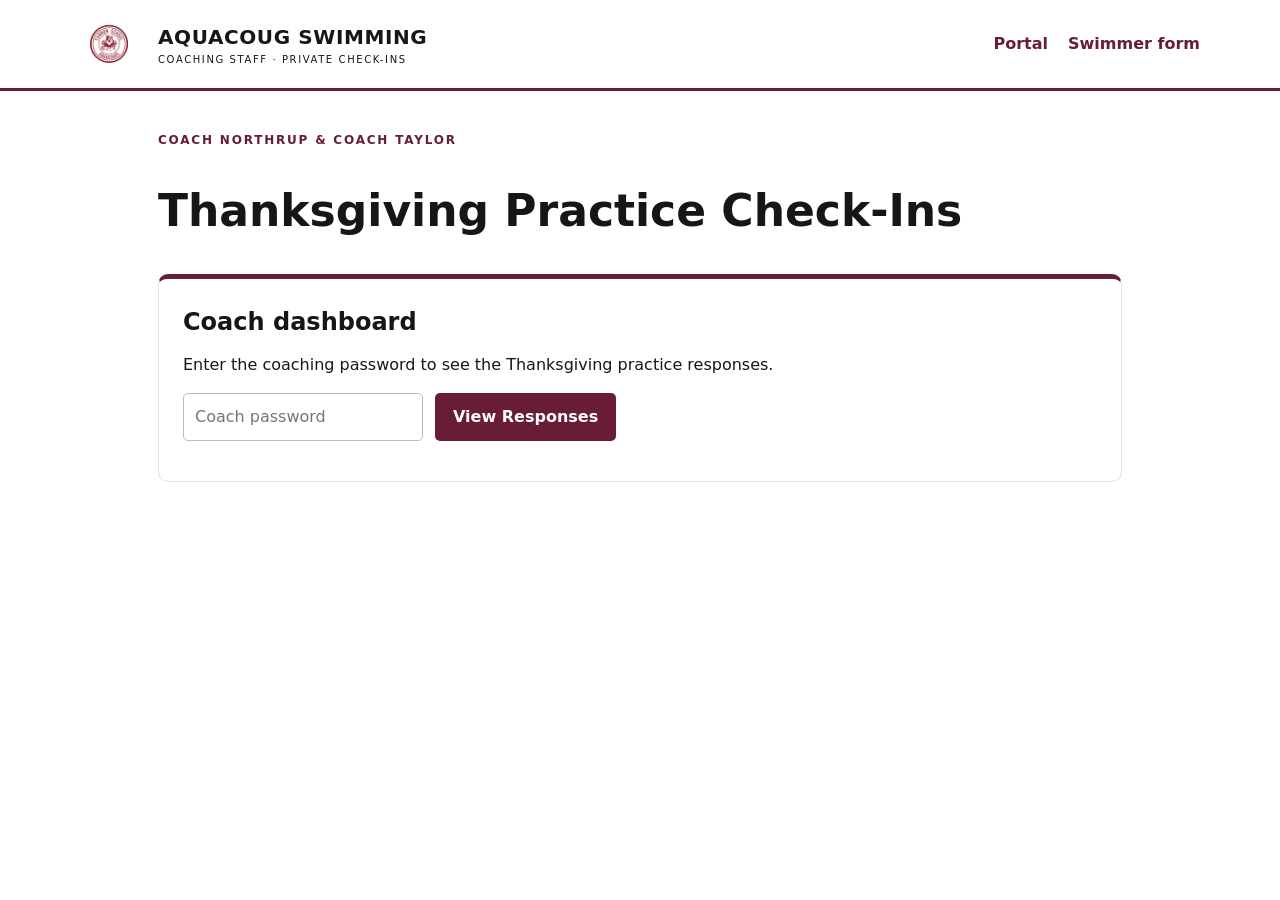
<file: training-checkin-coaches.html>
<!doctype html><html lang="en"><head><meta charset="utf-8"><meta name="viewport" content="width=device-width,initial-scale=1"><title>AquaCoug Coach Check-Ins</title><link rel="stylesheet" href="styles.css"><style>
main{max-width:1000px;margin:40px auto 80px;padding:0 18px}h1{font-size:clamp(29px,4vw,44px)}.panel{border:1px solid #e7dfe2;border-top:5px solid #681d34;border-radius:10px;padding:24px;margin:20px 0}.controls{display:flex;gap:12px;flex-wrap:wrap;align-items:center}input{font:inherit;padding:11px;border:1px solid #bbb;border-radius:5px;min-width:240px}.btn{border:0;cursor:pointer;font:inherit;font-weight:750}.stats-row{display:grid;grid-template-columns:repeat(3,1fr);gap:12px;margin:18px 0}.stat{background:#f7f4f5;border-radius:8px;padding:15px}.stat strong{display:block;font-size:30px;color:#681d34}.stat small{font-size:12px}.table-scroll{overflow-x:auto}table{width:100%;border-collapse:collapse}th,td{text-align:left;padding:12px;border-bottom:1px solid #e7dfe2;vertical-align:top}th{background:#f7f4f5}td{font-size:14px}.muted-text{color:#655e61}.hidden{display:none}@media(max-width:600px){.stats-row{grid-template-columns:1fr 1fr 1fr}.stat{padding:9px}.stat strong{font-size:24px}th,td{padding:7px}}</style></head><body>
<header><div class="wrap top"><div class="identity"><img src="assets/images/logos/aquacoug-logo.jpg" alt="AquaCoug logo"><div><strong>AQUACOUG SWIMMING</strong><small>COACHING STAFF · PRIVATE CHECK-INS</small></div></div><nav><a href="index.html">Portal</a><a href="training-checkin.html">Swimmer form</a></nav></div></header>
<main><p class="eyebrow">COACH NORTHRUP & COACH TAYLOR</p><h1>Thanksgiving Practice Check-Ins</h1>
<section class="panel" id="login"><h2 style="font-size:24px">Coach dashboard</h2><p>Enter the coaching password to see the Thanksgiving practice responses.</p><form id="loginform" class="controls"><input type="password" required id="password" autocomplete="current-password" placeholder="Coach password"><button class="btn">View Responses</button></form><p id="loginstatus" aria-live="polite"></p></section>
<section class="panel hidden" id="dashboard"><div class="controls" style="justify-content:space-between"><h2 style="font-size:24px">November 23–24, 2026</h2><button class="btn" id="logout" type="button">Sign out</button></div>
<div class="stats-row"><div class="stat"><small>MONDAY ATTENDING</small><strong id="mon">–</strong></div><div class="stat"><small>TUESDAY ATTENDING</small><strong id="tue">–</strong></div><div class="stat"><small>RESPONSES</small><strong id="total">–</strong></div></div>
<div class="controls"><button class="btn" id="refresh" type="button">Refresh</button><button class="btn" id="export" type="button">Export CSV</button></div><p id="status" aria-live="polite"></p>
<div class="table-scroll"><table><thead><tr><th>Swimmer</th><th>Monday</th><th>Tuesday</th><th>Training away</th></tr></thead><tbody id="rows"></tbody></table></div><p class="muted-text">Counts are based on submitted responses, not the full team roster. Export includes all submissions.</p></section></main>
<script>
const endpoint='https://zsduepkuqukltjmvqjyi.supabase.co/functions/v1/aquacoug-coach-checkins';
let responses=[],password='';
const show=id=>document.getElementById(id).classList.remove('hidden'),hide=id=>document.getElementById(id).classList.add('hidden');
const cell=(tr,value)=>{const td=document.createElement('td');td.textContent=value??'';tr.appendChild(td)};
async function draw(){
 const status=document.getElementById('status');status.textContent='Loading…';
 try{const r=await fetch(endpoint,{method:'POST',headers:{'Content-Type':'application/json'},body:JSON.stringify({password}),cache:'no-store'});
 const body=await r.json();if(!r.ok)throw new Error(body.error||'Unable to load');
 responses=body;status.textContent=responses.length+' check-ins received.';
 document.getElementById('mon').textContent=responses.filter(x=>x.monday_status==='attending').length;
 document.getElementById('tue').textContent=responses.filter(x=>x.tuesday_status==='attending').length;
 document.getElementById('total').textContent=responses.length;
 const tbody=document.getElementById('rows');tbody.replaceChildren();
 responses.forEach(x=>{const tr=document.createElement('tr');cell(tr,x.swimmer_name);cell(tr,x.monday_status==='not_attending'?'Not attending':x.monday_status);cell(tr,x.tuesday_status==='not_attending'?'Not attending':x.tuesday_status);cell(tr,[...(x.activities||[]),x.training_plan||''].filter(Boolean).join(' · '));tbody.appendChild(tr)});
 }catch(err){status.textContent=err.message||'Unable to load';}
}
document.getElementById('loginform').addEventListener('submit',async e=>{e.preventDefault();password=document.getElementById('password').value;const status=document.getElementById('loginstatus');status.textContent='Checking password…';
try{const r=await fetch(endpoint,{method:'POST',headers:{'Content-Type':'application/json'},body:JSON.stringify({password}),cache:'no-store'});const data=await r.json();if(!r.ok)throw new Error(data.error||'Could not sign in');responses=data;hide('login');show('dashboard');document.getElementById('password').value='';await renderStored()}catch(err){password='';status.textContent=err.message||'Could not sign in'}});
async function renderStored(){document.getElementById('mon').textContent=responses.filter(x=>x.monday_status==='attending').length;document.getElementById('tue').textContent=responses.filter(x=>x.tuesday_status==='attending').length;document.getElementById('total').textContent=responses.length;document.getElementById('status').textContent=responses.length+' check-ins received.';const tbody=document.getElementById('rows');tbody.replaceChildren();responses.forEach(x=>{const tr=document.createElement('tr');cell(tr,x.swimmer_name);cell(tr,x.monday_status==='not_attending'?'Not attending':x.monday_status);cell(tr,x.tuesday_status==='not_attending'?'Not attending':x.tuesday_status);cell(tr,[...(x.activities||[]),x.training_plan||''].filter(Boolean).join(' · '));tbody.appendChild(tr)})}
document.getElementById('refresh').onclick=draw;
document.getElementById('logout').onclick=()=>{password='';responses=[];hide('dashboard');show('login');document.getElementById('loginstatus').textContent=''};
document.getElementById('export').onclick=()=>{const quote=s=>'"'+String(s??'').replaceAll('"','""')+'"';const cols=['swimmer_name','monday_status','tuesday_status','activities','training_plan','created_at'];const csv=[cols.join(','),...responses.map(x=>cols.map(k=>quote(Array.isArray(x[k])?x[k].join('; '):x[k])).join(','))].join('\r\n');const blob=new Blob([csv],{type:'text/csv'}),a=document.createElement('a');a.href=URL.createObjectURL(blob);a.download='aquacoug-checkins-2026-11-23.csv';a.click();URL.revokeObjectURL(a.href)};
</script></body></html>
</file>
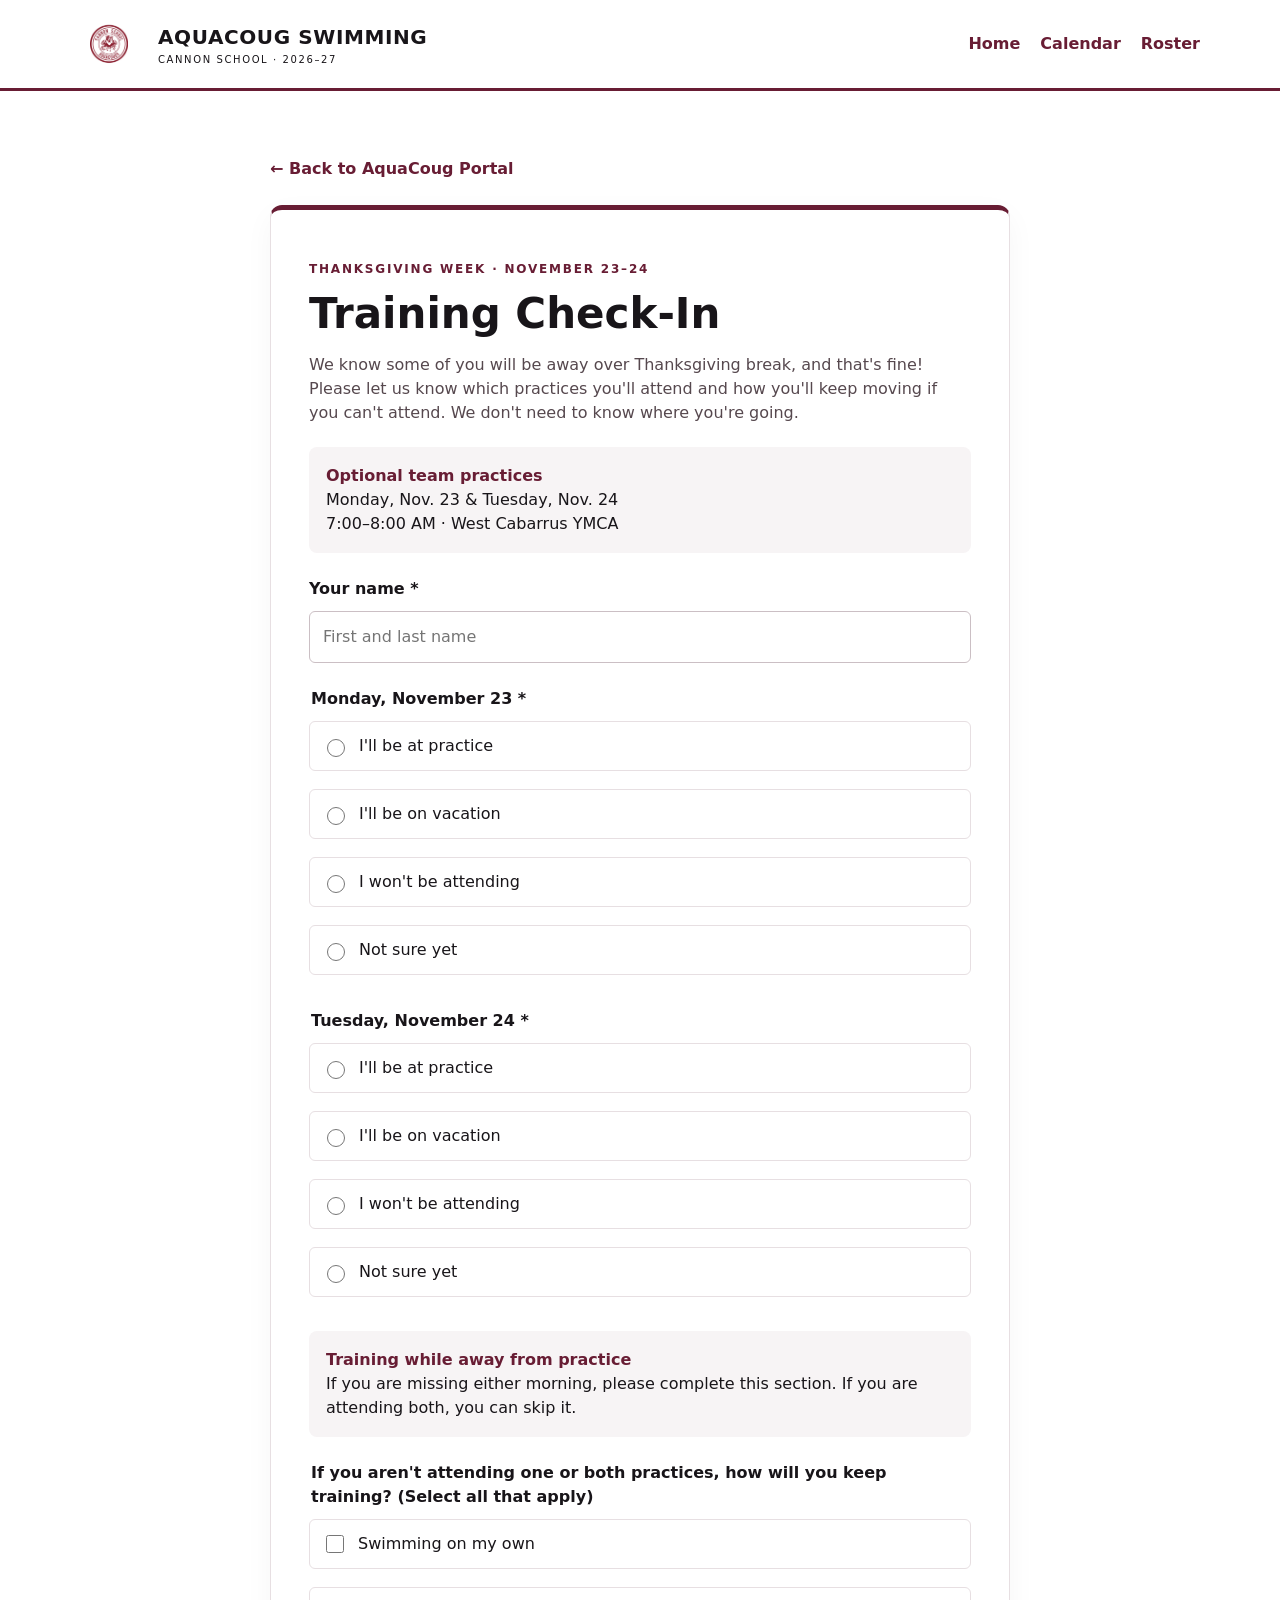
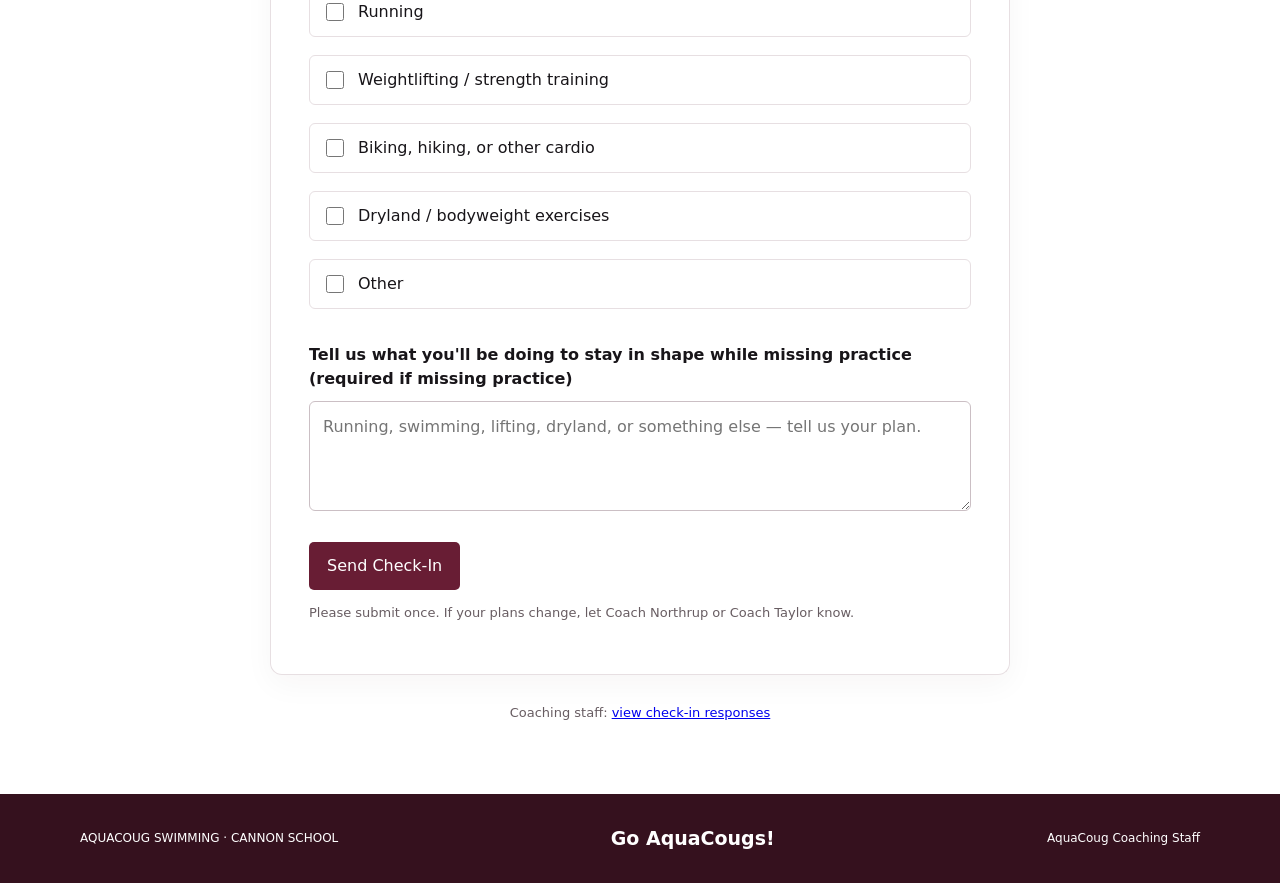
<file: training-checkin.html>
<!doctype html>
<html lang="en"><head><meta charset="utf-8"><meta name="viewport" content="width=device-width,initial-scale=1"><meta name="theme-color" content="#681d34"><title>AquaCoug Training Check-In</title><link rel="stylesheet" href="styles.css">
<style>
.checkin-wrap{width:min(740px,calc(100% - 32px));margin:42px auto 72px}.checkin-card{border:1px solid #e7dfe2;border-top:5px solid #681d34;border-radius:12px;padding:clamp(20px,4vw,38px);box-shadow:0 10px 30px #35111e0a}.checkin-card h1{line-height:1.12;font-size:clamp(30px,5vw,42px);margin:8px 0 14px}.intro{color:#56484e}.field{margin:24px 0}.field label,.field legend{display:block;font-weight:750;margin-bottom:10px}.field input[type=text],.field textarea,.field input[type=email]{width:100%;border:1px solid #cbbfc4;border-radius:6px;padding:13px;font:inherit}.field textarea{min-height:110px;resize:vertical}.field fieldset{border:0;padding:0;margin:0}.choices{display:grid;gap:8px}.choices label{display:flex;align-items:center;gap:11px;border:1px solid #e7dfe2;border-radius:6px;padding:12px;font-weight:500;cursor:pointer}.choices input{accent-color:#681d34;width:18px;height:18px}.info-bar{background:#f7f4f5;border-radius:8px;padding:17px;margin:22px 0}.info-bar strong{display:block;color:#681d34}.actions{display:flex;align-items:center;gap:14px;flex-wrap:wrap}.actions button{font:inherit;border:0;cursor:pointer}.status{font-weight:650;min-height:24px}.status.error{color:#a31f2b}.status.success{color:#166534}.hide{display:none}.back-link{display:inline-block;margin:24px 0;color:#681d34;font-weight:700;text-decoration:none}.tiny{font-size:13px;color:#685d62}.coach-link{border:0;background:none;color:#681d34;text-decoration:underline;cursor:pointer;font:inherit;font-size:13px;padding:0}
</style></head><body>
<header><div class="wrap top"><div class="identity"><img src="assets/images/logos/aquacoug-logo.jpg" alt="AquaCoug logo"><div><strong>AQUACOUG SWIMMING</strong><small>CANNON SCHOOL · 2026–27</small></div></div><nav><a href="index.html">Home</a><a href="calendar.html">Calendar</a><a href="roster.html">Roster</a></nav></div></header>
<main class="checkin-wrap"><a class="back-link" href="index.html">← Back to AquaCoug Portal</a>
<section class="checkin-card"><p class="eyebrow">THANKSGIVING WEEK · NOVEMBER 23–24</p><h1>Training Check-In</h1><p class="intro">We know some of you will be away over Thanksgiving break, and that's fine! Please let us know which practices you'll attend and how you'll keep moving if you can't attend. We don't need to know where you're going.</p>
<div class="info-bar"><strong>Optional team practices</strong>Monday, Nov. 23 & Tuesday, Nov. 24<br>7:00–8:00 AM · West Cabarrus YMCA</div>
<form id="checkin">
<div class="field"><label for="swimmer">Your name *</label><input id="swimmer" type="text" autocomplete="name" maxlength="100" required placeholder="First and last name"></div>
<div class="field"><fieldset><legend>Monday, November 23 *</legend><div class="choices"><label><input type="radio" name="monday" value="attending" required> I'll be at practice</label><label><input type="radio" name="monday" value="away"> I'll be on vacation</label><label><input type="radio" name="monday" value="not_attending"> I won't be attending</label><label><input type="radio" name="monday" value="unsure"> Not sure yet</label></div></fieldset></div>
<div class="field"><fieldset><legend>Tuesday, November 24 *</legend><div class="choices"><label><input type="radio" name="tuesday" value="attending" required> I'll be at practice</label><label><input type="radio" name="tuesday" value="away"> I'll be on vacation</label><label><input type="radio" name="tuesday" value="not_attending"> I won't be attending</label><label><input type="radio" name="tuesday" value="unsure"> Not sure yet</label></div></fieldset></div>
<div id="away-fields"><div class="info-bar"><strong>Training while away from practice</strong>If you are missing either morning, please complete this section. If you are attending both, you can skip it.</div><div class="field"><fieldset><legend>If you aren't attending one or both practices, how will you keep training? (Select all that apply)</legend><div class="choices">
<label><input type="checkbox" name="activity" value="Swimming"> Swimming on my own</label>
<label><input type="checkbox" name="activity" value="Running"> Running</label>
<label><input type="checkbox" name="activity" value="Strength training"> Weightlifting / strength training</label>
<label><input type="checkbox" name="activity" value="Other cardio"> Biking, hiking, or other cardio</label>
<label><input type="checkbox" name="activity" value="Dryland"> Dryland / bodyweight exercises</label>
<label><input type="checkbox" name="activity" value="Other"> Other</label></div></fieldset></div>
<div class="field"><label for="plan">Tell us what you'll be doing to stay in shape while missing practice (required if missing practice)</label><textarea id="plan" maxlength="1500" placeholder="Running, swimming, lifting, dryland, or something else — tell us your plan."></textarea></div></div>
<div class="actions"><button class="btn" type="submit" id="submit">Send Check-In</button><span class="status" id="status" role="status" aria-live="polite"></span></div>
<p class="tiny">Please submit once. If your plans change, let Coach Northrup or Coach Taylor know.</p></form>
</section><p class="tiny" style="text-align:center;margin-top:28px">Coaching staff: <a href="training-checkin-coaches.html">view check-in responses</a></p></main>
<footer><div class="wrap foot"><span>AQUACOUG SWIMMING · CANNON SCHOOL</span><strong>Go AquaCougs!</strong><span>AquaCoug Coaching Staff</span></div></footer>
<script>
const url='https://zsduepkuqukltjmvqjyi.supabase.co/rest/v1/aquacoug_training_checkins';
const key='sb_publishable_hC1Om-qG7Crbohs3ShliyQ_xWzxSP2y';
const form=document.querySelector('#checkin'),away=document.querySelector('#away-fields'),plan=document.querySelector('#plan'),status=document.querySelector('#status'),submit=document.querySelector('#submit');
function update(){const m=form.elements.monday.value,t=form.elements.tuesday.value;plan.required=!!((m&&m!=='attending')||(t&&t!=='attending'))}
form.addEventListener('change',update);
form.addEventListener('submit',async e=>{e.preventDefault();status.textContent='Sending…';status.className='status';submit.disabled=true;
const data={week_start:'2026-11-23',swimmer_name:document.querySelector('#swimmer').value.trim(),monday_status:form.elements.monday.value,tuesday_status:form.elements.tuesday.value,activities:[...form.querySelectorAll('[name=activity]:checked')].map(x=>x.value),training_plan:plan.value.trim()};
if((data.monday_status!=='attending'||data.tuesday_status!=='attending')&&data.training_plan.length<8){status.textContent='Please add a little detail about your training plan.';status.classList.add('error');submit.disabled=false;return;}
try{const r=await fetch(url,{method:'POST',headers:{'apikey':key,'Authorization':'Bearer '+key,'Content-Type':'application/json','Prefer':'return=minimal'},body:JSON.stringify(data)});if(!r.ok)throw Error('Save failed');form.reset();update();status.textContent='Thanks! Your check-in was saved.';status.classList.add('success')}catch(err){status.textContent='Could not save. Please try again or tell a coach.';status.classList.add('error')}finally{submit.disabled=false}});
</script></body></html>
</file>
<file: styles.css>
:root{--maroon:#681d34;--deep:#35111e;--ink:#181519;--line:#e7dfe2}*{box-sizing:border-box}html{scroll-behavior:smooth}body{margin:0;background:#fff;color:var(--ink);font:16px/1.5 system-ui,-apple-system,"Segoe UI",sans-serif}.wrap{width:min(1120px,calc(100% - 36px));margin:auto}header{border-bottom:3px solid var(--maroon)}.top,.identity,.foot{display:flex;align-items:center;justify-content:space-between;gap:20px}.top{padding:10px 0}.identity{justify-content:start}.identity img{width:58px;height:68px;object-fit:contain}.identity strong{display:block;font-size:20px;letter-spacing:.03em}.identity small{display:block;letter-spacing:.16em;font-size:10px}nav{display:flex;gap:20px}nav a,.secondary{color:var(--maroon);font-weight:750;text-decoration:none}.hero{position:relative;background:var(--deep);color:white}.hero>img{display:block;width:100%;max-width:900px;height:min(72vw,700px);margin:0 auto;object-fit:cover;object-position:center 52%;background:#211820}.hero-text{padding:22px 0 32px}.hero-text p,.eyebrow,article small{font-size:12px;letter-spacing:.15em;font-weight:800;color:var(--maroon)}.hero-text p{color:#f8e9ee}.hero-text h1{font-size:clamp(38px,6vw,68px);line-height:1;margin:9px 0}.stats{display:grid;grid-template-columns:repeat(3,1fr);gap:14px;padding-top:20px}.stats article,.cards article{display:flex;flex-direction:column;align-items:start;gap:8px;padding:22px;border:1px solid var(--line);border-top:4px solid var(--maroon);border-radius:8px}.stats strong{font-size:19px}.stats span{color:#655e61;font-size:13px}.stats a{color:var(--maroon)}.section{padding-top:65px;padding-bottom:65px;scroll-margin-top:15px}h2{font-size:clamp(30px,4vw,44px);line-height:1.15;margin:6px 0 12px}h3{font-size:21px;margin:26px 0 15px}.section>p{max-width:800px}.btn{display:inline-block;background:var(--maroon);color:white;padding:12px 18px;border-radius:5px;text-decoration:none;font-weight:750;text-align:center}.calendar-actions{margin:22px 0 32px}.events{display:grid;grid-template-columns:1fr 1fr;column-gap:32px}.events div{display:flex;gap:20px;border-bottom:1px solid var(--line);padding:12px 0}.events b{min-width:66px;color:var(--maroon)}details{border:1px solid var(--line);border-radius:8px;margin-top:30px}summary{cursor:pointer;font-weight:800;color:var(--maroon);padding:18px}iframe{display:block;width:100%;height:470px;border:0}.note{font-size:13px;color:#655e61}.muted{background:#f7f4f5}.cards{display:grid;grid-template-columns:1fr 1fr;gap:20px;margin-top:25px}.cards article h3{margin:5px 0}.cards article p{flex:1}.cards article .secondary{padding:10px 0}.info article{border-top-width:3px}footer{background:var(--deep);color:#fff}.foot{padding:30px 0;font-size:12px}.foot strong{font-size:19px}@media(max-width:740px){.top,.foot{flex-direction:column;text-align:center}.identity{justify-content:center}.identity strong{font-size:16px}.hero>img{height:110vw;max-height:520px;object-position:center 52%}.stats,.cards,.events{grid-template-columns:1fr}.section{padding-top:46px;padding-bottom:46px}.foot{gap:10px}}
.team-memory{margin:24px 0 0;max-width:780px}.team-memory img{display:block;width:100%;height:auto;border-radius:10px}.team-memory figcaption{font-size:13px;color:#655e61;margin-top:10px}

.meet-day-feature{background:#f7f4f5;border-left:5px solid var(--maroon);border-radius:8px;padding:22px 24px;margin:28px 0 34px}.meet-day-feature h3{margin:6px 0 10px}.meet-day-feature p{margin:8px 0 16px}.meet-day-times{display:grid;grid-template-columns:repeat(2,minmax(0,1fr));gap:10px 24px}.meet-day-times div{display:flex;gap:12px;align-items:baseline;padding:10px 0;border-bottom:1px solid var(--line)}.meet-day-times strong{color:var(--maroon);white-space:nowrap}.meet-day-times span{font-size:14px}@media(max-width:740px){.meet-day-times{grid-template-columns:1fr}.meet-day-times div{flex-wrap:wrap}}

.team-gallery{display:grid;grid-template-columns:repeat(4,minmax(0,1fr));gap:12px;margin-top:20px}.team-gallery figure{margin:0;background:#f7f4f5;border-radius:8px;overflow:hidden}.team-gallery img{display:block;width:100%;height:145px;object-fit:cover}@media(max-width:740px){.team-gallery{grid-template-columns:repeat(3,minmax(0,1fr));gap:9px}.team-gallery img{height:115px}}@media(max-width:420px){.team-gallery{grid-template-columns:repeat(2,minmax(0,1fr))}.team-gallery img{height:120px}}

.kickoff-video{max-width:720px;margin:24px auto 28px}.kickoff-video h3{margin:0 0 12px}.kickoff-video-frame{position:relative;width:100%;aspect-ratio:4/3;overflow:hidden;border-radius:10px;background:#211820}.kickoff-video-frame iframe{position:absolute;inset:0;width:100%;height:100%;border:0}
</file>
